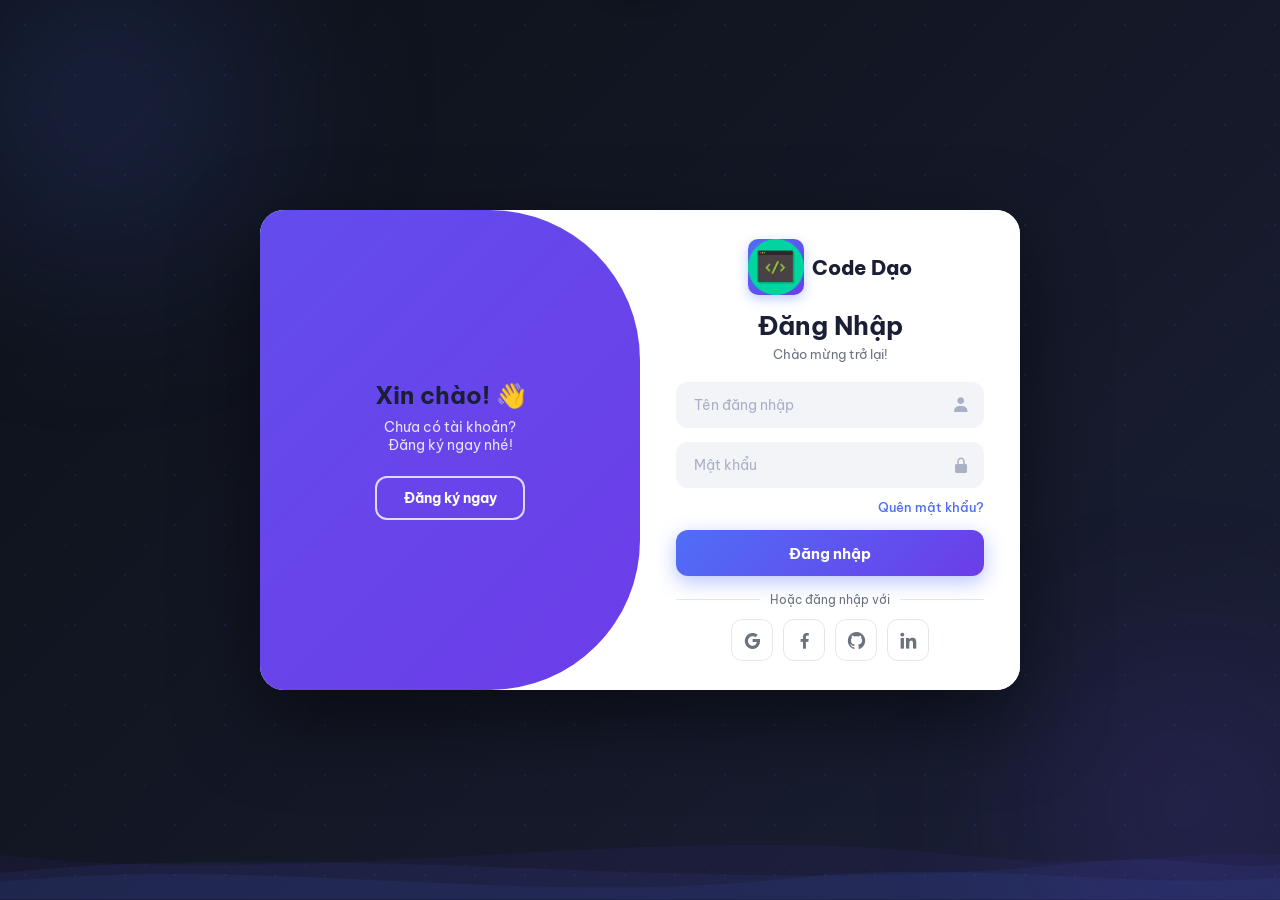
<file: login1/index.html>
<!DOCTYPE html>
<html lang="vi">
<head>
    <meta charset="UTF-8">
    <meta name="viewport" content="width=device-width, initial-scale=1.0">
    <title>Login - Vương Đi Lạc</title>
    <link rel="stylesheet" href="style.css">
    <link rel="icon" type="image/png" href="img/icon.png">

    <link href='https://unpkg.com/boxicons@2.1.4/css/boxicons.min.css' rel='stylesheet'>
    <link href="https://fonts.googleapis.com/css2?family=Be+Vietnam+Pro:wght@300;400;500;600;700&display=swap" rel="stylesheet">

</head>
<body>

<div class="orb orb-1"></div>
<div class="orb orb-2"></div>

<div class="waves">
    <svg viewBox="0 0 1440 130" xmlns="http://www.w3.org/2000/svg" preserveAspectRatio="none" style="width:100%">
        <path class="wave-3" fill="rgba(108,61,232,0.13)" d="M0,80 C360,120 720,40 1080,80 C1260,100 1360,70 1440,80 L1440,130 L0,130 Z"/>
        <path class="wave-2" fill="rgba(79,110,247,0.10)" d="M0,100 C400,60 800,130 1200,90 C1320,75 1390,100 1440,90 L1440,130 L0,130 Z"/>
        <path class="wave-1" fill="rgba(79,110,247,0.08)" d="M0,110 C300,80 600,140 900,105 C1100,85 1280,120 1440,105 L1440,130 L0,130 Z"/>
    </svg>
</div>

<div class="toast" id="toast">
    <i class='bx bx-check-circle'></i>
    <span id="toastMsg"></span>
</div>

<div class="container" id="container">
    <div class="form-box login">
        <form id="loginForm" novalidate>
            <div class="logo">
                <div class="logo-icon">
                    <img src="img/icon.png"alt="iocn">
                </div>
                <span class="logo-name">Code Dạo</span>
            </div>
            <h1>Đăng Nhập</h1>
            <p class="sub">Chào mừng trở lại!</p>

            <div class="input-box">
                <input type="text" placeholder="Tên đăng nhập" autocomplete="username" required>
                <i class='bx bxs-user'></i>
            </div>
            <div class="input-box">
                <input type="password" id="lPass" placeholder="Mật khẩu" autocomplete="current-password" required>
                <i class='bx bxs-lock-alt' id="tLP"></i>
            </div>

            <div class="forgot-link">
                <a href="#" title="Quên mật khẩu?">Quên mật khẩu?</a>
            </div>

            <button type="submit" class="btn">Đăng nhập</button>

            <div class="divider"><span>Hoặc đăng nhập với</span></div>

            <div class="social-icons">
                <a href="https://www.google.com.vn" class="google" target="_blank"><i class='bx bxl-google'></i></a>
                <a href="https://www.facebook.com/" class="facebook" target="_blank"><i class='bx bxl-facebook'></i></a>
                <a href="https://www.github.com/" class="github" target="_blank"><i class='bx bxl-github'></i></a>
                <a href="https://www.linkedin.com/" class="linkedin" target="_blank"><i class='bx bxl-linkedin'></i></a>
            </div>
        </form>
    </div>

    <div class="form-box register">
        <form id="registerForm" novalidate>
            <div class="logo">
                <div class="logo-icon">
                    <img src="img/icon.png" alt="icon">
                </div>
                <span class="logo-name">Code Dạo</span>
            </div>
            <h1>Đăng Ký Mới</h1>
            <p class="sub">Tạo tài khoản miễn phí!</p>

            <div class="input-box">
                <input type="text" placeholder="Tên đăng nhập" autocomplete="username" required>
                <i class='bx bxs-user'></i>
            </div>
            <div class="input-box">
                <input type="email" placeholder="Email" autocomplete="email" required>
                <i class='bx bxs-envelope'></i>
            </div>
            <div class="input-box">
                <input type="password" id="rPass" placeholder="Mật khẩu" autocomplete="new-password" required>
                <i class='bx bxs-lock-alt' id="tRP"></i>
            </div>
            <div class="strength" id="strengthBars">
                <span></span><span></span><span></span><span></span>
            </div>

            <button type="submit" class="btn" style="margin-top:14px">Đăng ký</button>

            <div class="divider"><span>Hoặc đăng ký với</span></div>

            <div class="social-icons">
                <a href="https://www.google.com.vn" class="google"><i class='bx bxl-google'></i></a>
                <a href="https://www.facebook.com/" class="facebook"><i class='bx bxl-facebook'></i></a>
                <a href="https://www.github.com/" class="github"><i class='bx bxl-github'></i></a>
                <a href="https://www.linkedin.com/" class="linkedin"><i class='bx bxl-linkedin'></i></a>
            </div>
        </form>
    </div>

    <div class="toggle-box">
        <div class="toggle-panel toggle-left">
            <h1>Xin chào! &#128075;</h1>
            <p>Chưa có tài khoản?<br>Đăng ký ngay nhé!</p>
            <button class="btn register-btn" type="button">Đăng ký ngay</button>
        </div>
        <div class="toggle-panel toggle-right">
            <h1>Chào mừng trở lại! &#127881;</h1>
            <p>Đã có tài khoản rồi?<br>Đăng nhập để tiếp tục.</p>
            <button class="btn login-btn" type="button">Đăng Nhập</button>
        </div>
    </div>

</div>

<script src="script.js"> </script>
</body>
</html>
</file>
<file: login1/style.css>
*, *::before, *::after {
            margin: 0; padding: 0; box-sizing: border-box;
        }

        :root {
            --primary: #4f6ef7;
            --accent: #6c3de8;
            --text: #1a1f36;
            --muted: #6b7280;
            --input-bg: #f3f4f8;
            --border: #e5e7f0;
        }

        body {
            font-family: 'Be Vietnam Pro', sans-serif;
            display: flex;
            justify-content: center;
            align-items: center;
            min-height: 100vh;
            background: linear-gradient(135deg, #0d1117, #1a1f36);
            padding: 20px;
            overflow-x: hidden;
        }

        body::before {
            content: '';
            position: fixed;
            inset: 0;
            background-image:
                radial-gradient(circle, rgba(79,110,247,0.12) 1px, transparent 1px),
                radial-gradient(circle, rgba(108,61,232,0.08) 1px, transparent 1px);
            background-size: 50px 50px, 80px 80px;
            background-position: 0 0, 25px 25px;
            animation: bgMove 20s linear infinite;
        }

        @keyframes bgMove {
            to { background-position: 50px 50px, 75px 75px; }
        }

        .orb {
            position: fixed;
            border-radius: 50%;
            filter: blur(80px);
            pointer-events: none;
            animation: orbFloat 12s ease-in-out infinite;
        }
        .orb-1 { width: 400px; height: 400px; background: radial-gradient(circle, rgba(79,110,247,0.2), transparent); top: -100px; left: -100px; }
        .orb-2 { width: 350px; height: 350px; background: radial-gradient(circle, rgba(108,61,232,0.18), transparent); bottom: -80px; right: -80px; animation-delay: -6s; }

        @keyframes orbFloat {
            0%, 100% { transform: translate(0,0); }
            50% { transform: translate(25px, -25px); }
        }

        .waves {
            position: fixed;
            bottom: 0; left: 0;
            width: 100%;
            pointer-events: none;
            overflow: hidden;
            line-height: 0;
        }

        .wave-1 { animation: wave 8s ease-in-out infinite; }
        .wave-2 { animation: wave 11s ease-in-out infinite reverse; opacity: 0.7; }
        .wave-3 { animation: wave 14s ease-in-out infinite; opacity: 0.5; }

        @keyframes wave {
            0%, 100% { transform: translateX(0); }
            50% { transform: translateX(-5%); }
        }

        .container {
            position: relative;
            width: min(760px, 100%);
            min-height: 480px;
            background: #fff;
            border-radius: 24px;
            box-shadow: 0 30px 80px rgba(0,0,0,0.5);
            overflow: hidden;
            z-index: 10;
        }

        .form-box {
            position: absolute;
            right: 0;
            width: 50%;
            height: 100%;
             background: #fff;
            display: flex;
            align-items: center;
            justify-content: center;
            padding: 40px 36px;
            z-index: 1;
            transition: all 0.7s ease-in-out 1.2s;
        }

        .container.active .form-box { right: 50%; }
        .form-box.register { visibility: hidden; opacity: 0; transition: all 0.5s ease 1.2s; }
        .container.active .form-box.register { visibility: visible; opacity: 1; }
        .container.active .form-box.login { visibility: hidden; opacity: 0; }

        form { width: 100%; text-align: center; }

        .logo {
            display: flex;
            align-items: center;
            justify-content: center;
            gap: 8px;
            margin-bottom: 14px;
        }

        .logo-icon img {
            width: 56px; height: 56px;
            background: linear-gradient(135deg, var(--primary), var(--accent));
            border-radius: 10px;
            display: flex; align-items: center; justify-content: center;
            font-size: 17px;
            box-shadow: 0 4px 12px rgba(79,110,247,0.35);
        }

        .logo-name {
            font-size: 20px;
            font-weight: 760;
            color: var(--text);
        }

        h1 {
            font-size: 26px;
            font-weight: 700;
            color: var(--text);
            margin-bottom: 4px;
        }

        .sub {
            font-size: 13px;
            color: var(--muted);
            margin-bottom: 20px;
        }

        .input-box {
            position: relative;
            margin: 14px 0;
        }

        .input-box input {
            width: 100%;
            padding: 12px 44px 12px 16px;
            background: var(--input-bg);
            border: 2px solid transparent;
            border-radius: 12px;
            outline: none;
            font-size: 14px;
            font-family: inherit;
            font-weight: 500;
            color: var(--text);
            transition: all 0.25s;
        }

        .input-box input::placeholder { color: #aab0c6; font-weight: 400; }
        .input-box input:focus { background: #fff; border-color: var(--primary); box-shadow: 0 0 0 4px rgba(79,110,247,0.1); }

        .input-box i {
            position: absolute;
            right: 14px; top: 50%;
            transform: translateY(-50%);
            color: #aab0c6;
            font-size: 18px;
            transition: color 0.25s;
            cursor: pointer;
        }

        .input-box input:focus ~ i { color: var(--primary); }

        .forgot-link {
            text-align: right;
            margin: -6px 0 14px;
        }

        .forgot-link a {
            font-size: 13px;
            color: var(--primary);
            text-decoration: none;
            font-weight: 500;
        }

        .btn {
            width: 100%;
            height: 46px;
            background: linear-gradient(135deg, var(--primary), var(--accent));
            border: none;
            border-radius: 12px;
            color: #fff;
            font-size: 15px;
            font-weight: 700;
            font-family: inherit;
            cursor: pointer;
            position: relative;
            overflow: hidden;
            box-shadow: 0 6px 20px rgba(79,110,247,0.4);
            transition: transform 0.2s, box-shadow 0.2s;
        }

        .btn:hover { transform: translateY(-2px); box-shadow: 0 10px 28px rgba(79,110,247,0.5); }
        .btn:active { transform: translateY(0); }

        .strength {
            display: flex;
            gap: 4px;
            margin-top: 6px;
        }

        .strength span {
            flex: 1; height: 4px;
            background: var(--border);
            border-radius: 2px;
            transition: background 0.3s;
        }

        .divider {
            display: flex;
            align-items: center;
            gap: 10px;
            margin: 16px 0 12px;
        }

        .divider::before, .divider::after {
            content: ''; flex: 1; height: 1px; background: var(--border);
        }

        .divider span { font-size: 12px; color: var(--muted); }

        .social-icons {
            display: flex;
            justify-content: center;
            gap: 10px;
        }

        .social-icons a {
            display: inline-flex;
            align-items: center;
            justify-content: center;
            width: 42px; height: 42px;
            border: 1.5px solid var(--border);
            border-radius: 11px;
            font-size: 21px;
            color: var(--muted);
            text-decoration: none;
            transition: all 0.25s;
        }

        .social-icons a:hover { transform: translateY(-3px); }
        .social-icons a.google:hover { color: #ea4335; border-color: #ea4335; box-shadow: 0 6px 14px rgba(234,67,53,0.2); }
        .social-icons a.facebook:hover { color: #1877f2; border-color: #1877f2; box-shadow: 0 6px 14px rgba(24,119,242,0.2); }
        .social-icons a.github:hover { color: #333; border-color: #333; }
        .social-icons a.linkedin:hover { color: #0a66c2; border-color: #0a66c2; box-shadow: 0 6px 14px rgba(10,102,194,0.2); }

        .toggle-box {
            position: absolute;
            width: 100%; height: 100%;
        }

        .toggle-box::before {
            content: '';
            position: absolute;
            left: -250%;
            width: 300%; height: 100%;
            background: linear-gradient(135deg, var(--primary), var(--accent));
            border-radius: 150px;
            z-index: 2;
            transition: 1.8s ease-in-out;
        }

        .container.active .toggle-box::before { left: 50%; }

        .toggle-panel {
            position: absolute;
            width: 50%; height: 100%;
            color: #fff;
            display: flex;
            flex-direction: column;
            justify-content: center;
            align-items: center;
            text-align: center;
            padding: 30px;
            z-index: 2;
            transition: 0.6s ease-in-out;
        }

        .toggle-panel h1 { font-size: 24px; margin-bottom: 8px; }
        .toggle-panel p { font-size: 13.5px; opacity: 0.85; margin-bottom: 22px; }

        .toggle-panel.toggle-left { left: 0; transition-delay: 1.2s; }
        .container.active .toggle-panel.toggle-left { left: -50%; transition-delay: 0.6s; }
        .toggle-panel.toggle-right { right: -50%; transition-delay: 0.6s; }
        .container.active .toggle-panel.toggle-right { right: 0; transition-delay: 1.2s; }

        .toggle-panel .btn {
            width: 150px; height: 44px;
            background: transparent;
            border: 2px solid rgba(255,255,255,0.8);
            box-shadow: none;
            font-size: 14px;
        }

        .toggle-panel .btn:hover { background: rgba(255,255,255,0.15); box-shadow: none; transform: none; }

        .toast {
            position: fixed;
            top: 20px; left: 50%;
            transform: translateX(-50%) translateY(-70px);
            background: #1a1f36;
            color: #fff;
            padding: 11px 18px;
            border-radius: 12px;
            font-size: 13.5px;
            z-index: 1000;
            display: flex; align-items: center; gap: 7px;
            box-shadow: 0 8px 24px rgba(0,0,0,0.3);
            transition: transform 0.4s cubic-bezier(0.68,-0.55,0.27,1.55);
            white-space: nowrap;
        }

        .toast.show { transform: translateX(-50%) translateY(0); }

        @media (max-width: 650px) {
            .container {
                height: calc(100svh - 40px);
                min-height: 560px;
                max-height: 700px;
            }

            .form-box {
                bottom: 0; right: 0;
                width: 100%; height: 68%;
                padding: 24px 24px 16px;
                align-items: flex-start;
                overflow-y: auto;
            }

            .container.active .form-box { right: 0; bottom: 32%; }

            .toggle-box::before {
                left: 0; top: -270%;
                width: 100%; height: 300%;
                border-radius: 20vw;
            }

            .container.active .toggle-box::before { left: 0; top: 68%; }

            .toggle-panel { width: 100%; height: 32%; }
            .toggle-panel.toggle-left { top: 0; }
            .container.active .toggle-panel.toggle-left { left: 0; top: -32%; }
            .toggle-panel.toggle-right { right: 0; bottom: -32%; }
            .container.active .toggle-panel.toggle-right { bottom: 0; }
        }

        @media (max-width: 400px) {
            .form-box { padding: 20px 16px 14px; }
            h1 { font-size: 22px; }
        }

        @media (prefers-reduced-motion: reduce) {
            *, *::before, *::after { animation: none !important; transition-duration: 0.01ms !important; }
        }
</file>
